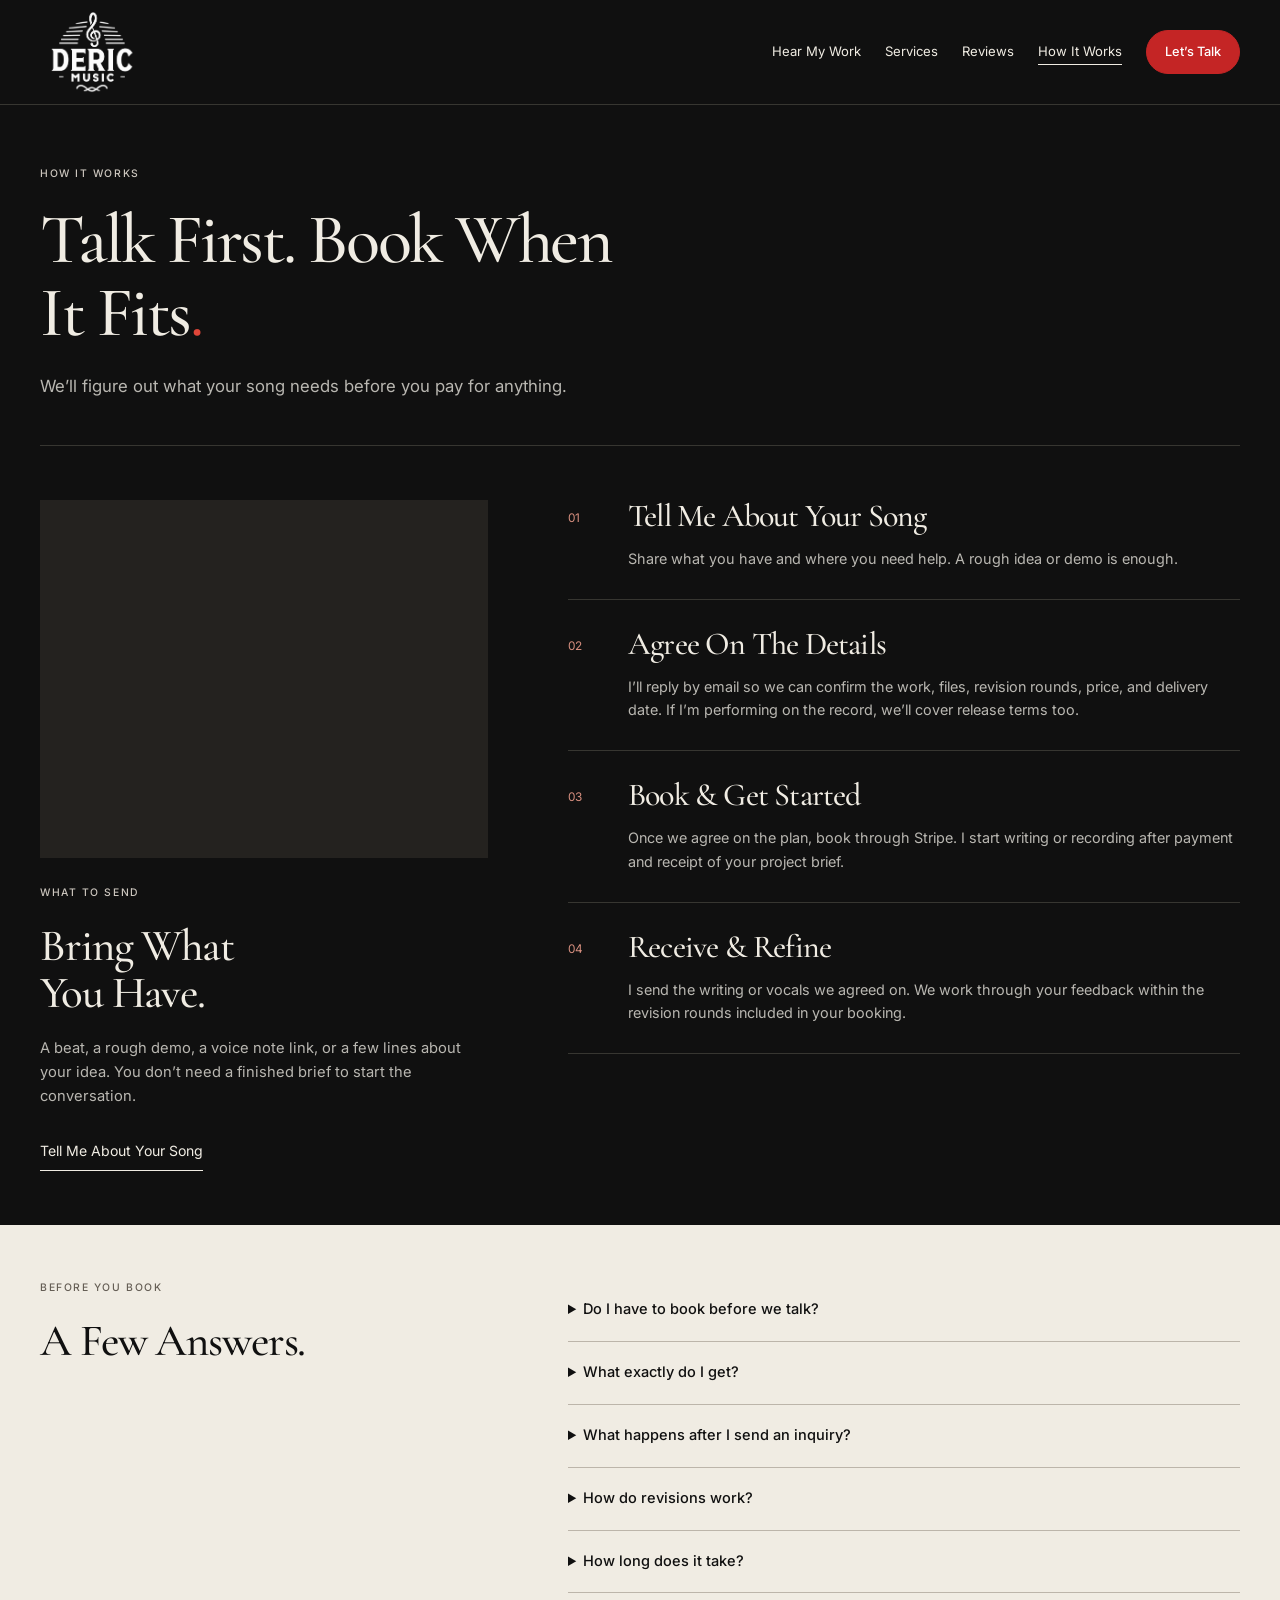
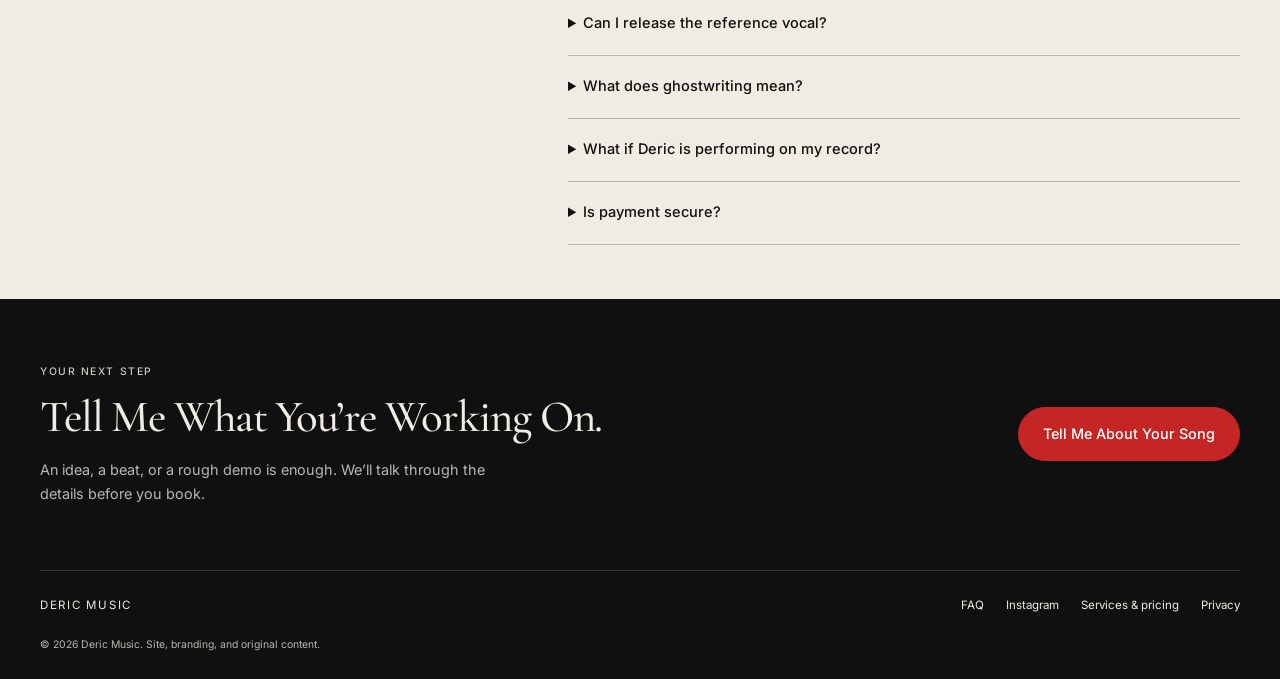
<file: how-it-works.html>
<!DOCTYPE html><html lang="en"><head><meta charset="UTF-8"><meta name="viewport" content="width=device-width, initial-scale=1"><meta name="theme-color" content="#101010"><title>How It Works | Deric Music</title><meta name="description" content="See how a Deric Music project works, from your first inquiry to booking and delivery. Get answers about reference vocals, timing, and release terms."><link rel="preconnect" href="https://fonts.googleapis.com"><link rel="preconnect" href="https://fonts.gstatic.com" crossorigin=""><link href="https://fonts.googleapis.com/css2?family=Cormorant+Garamond:wght@400;500;600&amp;family=Inter:wght@400;500;600&amp;display=swap" rel="stylesheet"><link rel="stylesheet" href="css/reset.css"><link rel="stylesheet" href="css/funnel.css?v=no-up-arrows-1"><link rel="stylesheet" href="css/draft-2.css?v=1"><script src="js/funnel.js?v=booking-details-1" defer=""></script><link rel="stylesheet" href="css/mobile-polish.css?v=1"><script src="js/audio-player.js?v=1" defer=""></script><script src="js/tracking-config.js?v=1" defer=""></script><script src="js/conversions.js?v=package-handoff-1" defer=""></script><link rel="canonical" href="https://service.dericmusic.com/how-it-works.html"><meta property="og:title" content="How It Works | Deric Music"><meta property="og:description" content="See how a Deric Music project works, from your first inquiry to booking and delivery. Get answers about reference vocals, timing, and release terms."><meta property="og:type" content="website"><meta property="og:url" content="https://service.dericmusic.com/how-it-works.html"><meta property="og:image" content="https://service.dericmusic.com/assets/images/hero-bg.jpg"><link rel="stylesheet" href="css/photo-pass.css?v=booking-details-1"></head><body class="funnel-page draft-two photo-draft"><a class="skip-link" href="#main">Skip to content</a><header class="site-header"><div class="wrap header-inner"><a class="brand" href="index.html" aria-label="Deric Music home"><img src="assets/images/deric-music-logo-transparent.png" alt="Deric Music" width="104" height="82"></a><button class="menu-toggle" type="button" aria-expanded="false" aria-controls="site-menu">Menu <span aria-hidden="true">+</span></button><nav class="site-menu" id="site-menu" aria-label="Main navigation"><a href="work.html">Hear My Work</a><a href="services.html">Services</a><a href="reviews.html">Reviews</a><a href="how-it-works.html" aria-current="page">How It Works</a><a class="button button-small" href="project.html">Let’s Talk</a></nav></div></header><main id="main"><header class="page-heading wrap"><p class="eyebrow">How it works</p><h1>Talk First. Book When It Fits<span class="red">.</span></h1><p class="page-lead">We’ll figure out what your song needs before you pay for anything.</p></header><section class="wrap process-layout"><div class="process-aside"><figure class="process-photo"><picture class="service-photo outdoor-crop"><source type="image/webp" srcset="assets/images/portraits/outdoor-480.webp 480w, assets/images/portraits/outdoor-900.webp 900w, assets/images/portraits/outdoor-1400.webp 1400w" sizes="(max-width: 650px) calc(100vw - 40px), (max-width: 1000px) 45vw, 560px"><img src="assets/images/portraits/outdoor-900.webp" alt="Deric standing outside at sunset" width="1556" height="2330" loading="lazy" decoding="async"></picture></figure><p class="eyebrow">What to send</p><h2>Bring What You Have.</h2><p>A beat, a rough demo, a voice note link, or a few lines about your idea. You don’t need a finished brief to start the conversation.</p><a class="text-link" href="project.html">Tell Me About Your Song</a></div><div><article class="process-row"><span class="process-number">01</span><div><h2>Tell Me About Your Song</h2><p>Share what you have and where you need help. A rough idea or demo is enough.</p></div></article><article class="process-row"><span class="process-number">02</span><div><h2>Agree On The Details</h2><p>I’ll reply by email so we can confirm the work, files, revision rounds, price, and delivery date. If I’m performing on the record, we’ll cover release terms too.</p></div></article><article class="process-row"><span class="process-number">03</span><div><h2>Book &amp; Get Started</h2><p>Once we agree on the plan, book through Stripe. I start writing or recording after payment and receipt of your project brief.</p></div></article><article class="process-row"><span class="process-number">04</span><div><h2>Receive &amp; Refine</h2><p>I send the writing or vocals we agreed on. We work through your feedback within the revision rounds included in your booking.</p></div></article></div></section><section class="faq-section" id="faq"><div class="wrap faq-layout"><div><p class="eyebrow">Before you book</p><h2>A Few Answers.</h2></div><div><details class="faq-row"><summary>Do I have to book before we talk?</summary><div><p>No. <a href="project.html">Send a project inquiry</a> and we’ll discuss what you need. An inquiry does not take a payment or reserve a booking.</p></div></details><details class="faq-row"><summary>What exactly do I get?</summary><div><p>Writing orders include the hook or song and a reference vocal to guide your recording. Vocal orders include my performance on your track. We confirm the file formats and any separate vocal tracks before you pay.</p></div></details><details class="faq-row"><summary>What happens after I send an inquiry?</summary><div><p>I review your idea and reply to the email you provide. We’ll talk through the project before you book. Sending an inquiry does not take a payment or reserve a slot.</p></div></details><details class="faq-row"><summary>How do revisions work?</summary><div><p>We agree on the number of revision rounds and what they cover before you book. If you need something beyond that, we’ll discuss it first.</p></div></details><details class="faq-row"><summary>How long does it take?</summary><div><p>Custom hooks and features typically take 2 business days. Full songwriting and full records take 3 to 4 business days. We confirm timing before booking; the delivery period starts once payment and the project brief are received.</p></div></details><details class="faq-row"><summary>Can I release the reference vocal?</summary><div><p>Reference vocals are there to help you hear the writing. They are not release vocals.</p></div></details><details class="faq-row"><summary>What does ghostwriting mean?</summary><div><p>You can release the song under your name. Credit is appreciated, but it is always your call.</p></div></details><details class="faq-row"><summary>What if Deric is performing on my record?</summary><div><p>Credits, splits, and release terms are agreed before work starts.</p></div></details><details class="faq-row"><summary>Is payment secure?</summary><div><p>Yes. Payments are processed securely through Stripe. Your card details never touch this site.</p></div></details></div></div></section><section class="closing wrap"><div><p class="eyebrow">Your next step</p><h2>Tell Me What You’re Working On.</h2><p>An idea, a beat, or a rough demo is enough. We’ll talk through the details before you book.</p></div><a class="button" href="project.html">Tell Me About Your Song</a></section></main><footer class="site-footer wrap"><a href="index.html">DERIC MUSIC</a><nav aria-label="Footer"><a href="how-it-works.html#faq">FAQ</a><a href="https://instagram.com/envyderic" target="_blank" rel="noopener">Instagram</a><a href="services.html">Services &amp; pricing</a><a href="privacy.html">Privacy</a><button class="tracking-settings" type="button" data-tracking-settings="" hidden="">Measurement preferences</button></nav><p>© 2026 Deric Music. Site, branding, and original content.</p></footer>












</body></html>
</file>
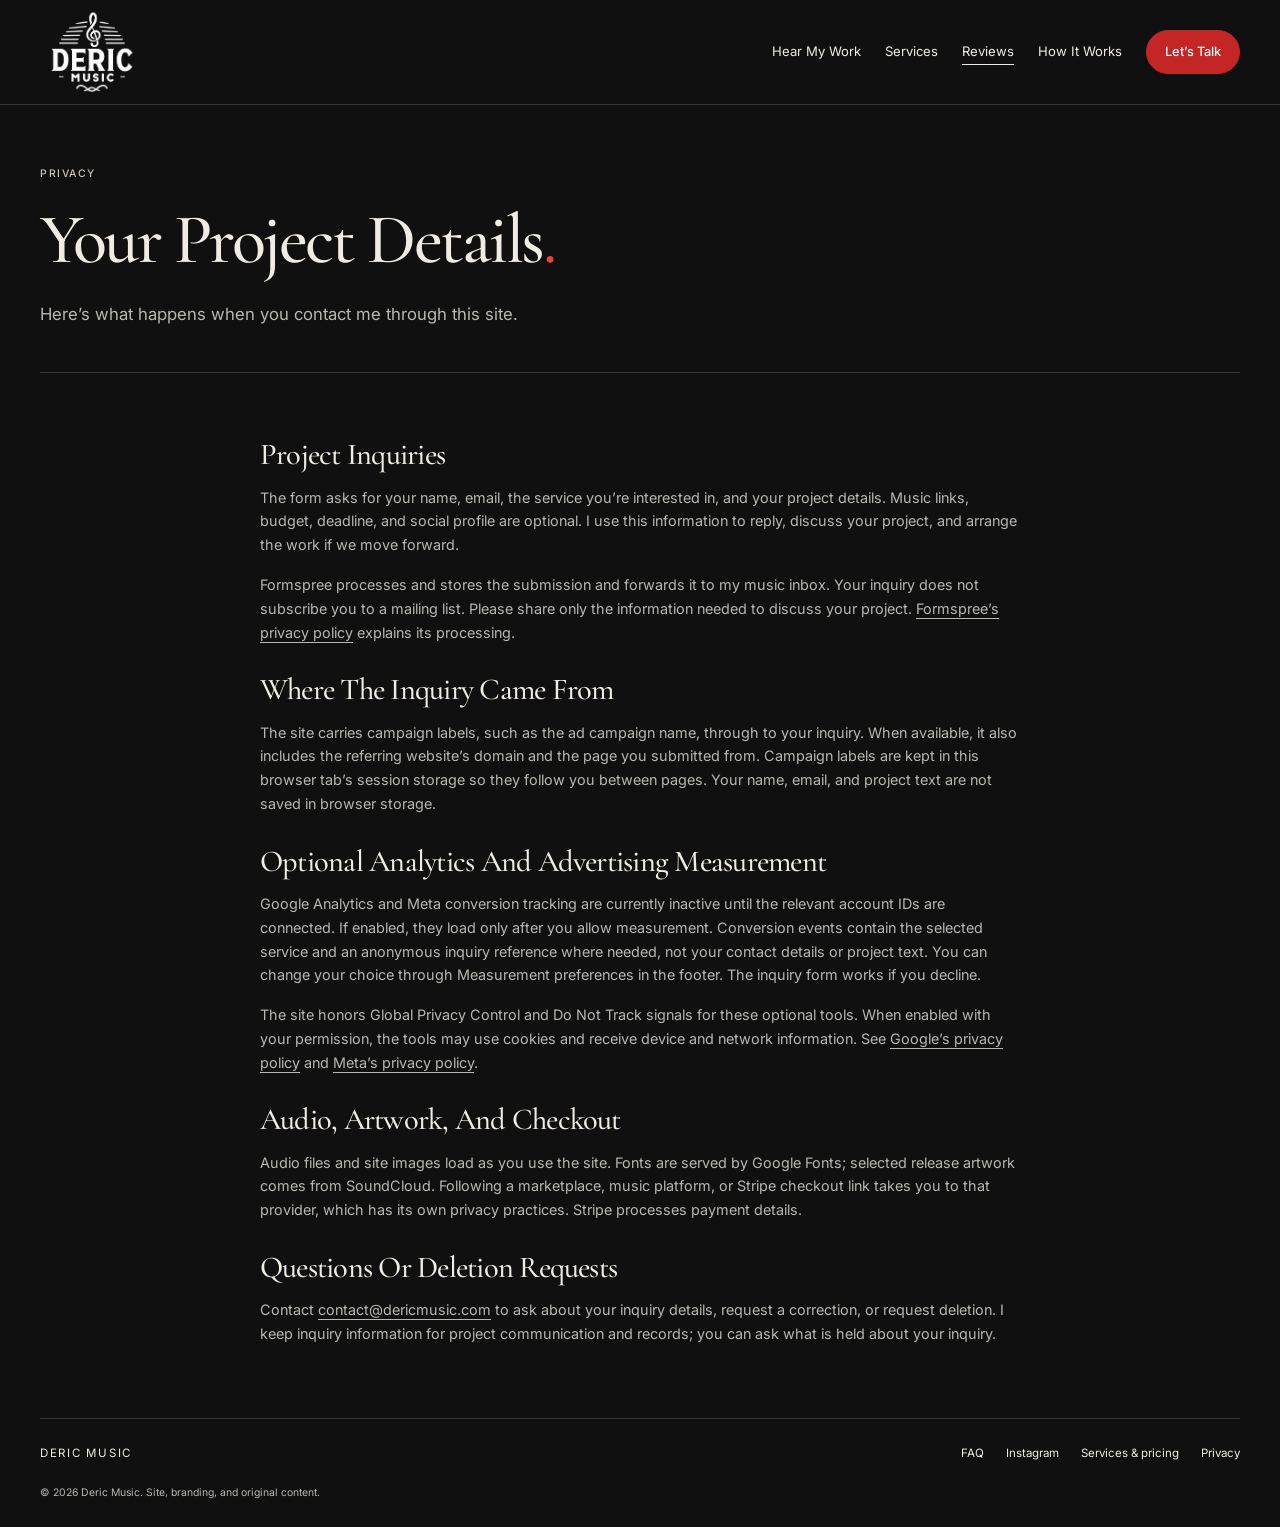
<file: privacy.html>
<!DOCTYPE html><html lang="en"><head><meta charset="UTF-8"><meta name="viewport" content="width=device-width, initial-scale=1"><meta name="theme-color" content="#101010"><title>Privacy | Deric Music</title><meta name="description" content="How Deric Music uses project inquiry details and optional measurement tools."><link rel="preconnect" href="https://fonts.googleapis.com"><link rel="preconnect" href="https://fonts.gstatic.com" crossorigin=""><link href="https://fonts.googleapis.com/css2?family=Cormorant+Garamond:wght@400;500;600&amp;family=Inter:wght@400;500;600&amp;display=swap" rel="stylesheet"><link rel="stylesheet" href="css/reset.css"><link rel="stylesheet" href="css/funnel.css?v=no-up-arrows-1"><link rel="stylesheet" href="css/draft-2.css?v=1"><script src="js/funnel.js?v=booking-details-1" defer=""></script><link rel="stylesheet" href="css/mobile-polish.css?v=1"><script src="js/audio-player.js?v=1" defer=""></script><script src="js/tracking-config.js?v=1" defer=""></script><script src="js/conversions.js?v=package-handoff-1" defer=""></script><link rel="canonical" href="https://service.dericmusic.com/privacy.html"><meta property="og:title" content="Privacy | Deric Music"><meta property="og:description" content="How Deric Music uses project inquiry details and optional measurement tools."><meta property="og:type" content="website"><meta property="og:url" content="https://service.dericmusic.com/privacy.html"><meta property="og:image" content="https://service.dericmusic.com/assets/images/hero-bg.jpg"><link rel="stylesheet" href="css/photo-pass.css?v=booking-details-1"></head><body class="funnel-page draft-two photo-draft"><a class="skip-link" href="#main">Skip to content</a><header class="site-header"><div class="wrap header-inner"><a class="brand" href="index.html" aria-label="Deric Music home"><img src="assets/images/deric-music-logo-transparent.png" alt="Deric Music" width="104" height="82"></a><button class="menu-toggle" type="button" aria-expanded="false" aria-controls="site-menu">Menu <span aria-hidden="true">+</span></button><nav class="site-menu" id="site-menu" aria-label="Main navigation"><a href="work.html">Hear My Work</a><a href="services.html">Services</a><a href="reviews.html" aria-current="page">Reviews</a><a href="how-it-works.html">How It Works</a><a class="button button-small" href="project.html">Let’s Talk</a></nav></div></header><main id="main"><header class="page-heading wrap"><p class="eyebrow">Privacy</p><h1>Your Project Details<span class="red">.</span></h1><p class="page-lead">Here’s what happens when you contact me through this site.</p></header><div class="privacy-content wrap"><h2>Project Inquiries</h2><p>The form asks for your name, email, the service you’re interested in, and your project details. Music links, budget, deadline, and social profile are optional. I use this information to reply, discuss your project, and arrange the work if we move forward.</p><p>Formspree processes and stores the submission and forwards it to my music inbox. Your inquiry does not subscribe you to a mailing list. Please share only the information needed to discuss your project. <a href="https://formspree.io/legal/privacy-policy/" target="_blank" rel="noopener">Formspree’s privacy policy</a> explains its processing.</p><h2>Where The Inquiry Came From</h2><p>The site carries campaign labels, such as the ad campaign name, through to your inquiry. When available, it also includes the referring website’s domain and the page you submitted from. Campaign labels are kept in this browser tab’s session storage so they follow you between pages. Your name, email, and project text are not saved in browser storage.</p><h2>Optional Analytics And Advertising Measurement</h2><p>Google Analytics and Meta conversion tracking are currently inactive until the relevant account IDs are connected. If enabled, they load only after you allow measurement. Conversion events contain the selected service and an anonymous inquiry reference where needed, not your contact details or project text. You can change your choice through Measurement preferences in the footer. The inquiry form works if you decline.</p><p>The site honors Global Privacy Control and Do Not Track signals for these optional tools. When enabled with your permission, the tools may use cookies and receive device and network information. See <a href="https://policies.google.com/privacy" target="_blank" rel="noopener">Google’s privacy policy</a> and <a href="https://www.facebook.com/privacy/policy/" target="_blank" rel="noopener">Meta’s privacy policy</a>.</p><h2>Audio, Artwork, And Checkout</h2><p>Audio files and site images load as you use the site. Fonts are served by Google Fonts; selected release artwork comes from SoundCloud. Following a marketplace, music platform, or Stripe checkout link takes you to that provider, which has its own privacy practices. Stripe processes payment details.</p><h2>Questions Or Deletion Requests</h2><p>Contact <a href="mailto:contact@dericmusic.com">contact@dericmusic.com</a> to ask about your inquiry details, request a correction, or request deletion. I keep inquiry information for project communication and records; you can ask what is held about your inquiry.</p></div></main><footer class="site-footer wrap"><a href="index.html">DERIC MUSIC</a><nav aria-label="Footer"><a href="how-it-works.html#faq">FAQ</a><a href="https://instagram.com/envyderic" target="_blank" rel="noopener">Instagram</a><a href="services.html">Services &amp; pricing</a><a href="privacy.html">Privacy</a><button class="tracking-settings" type="button" data-tracking-settings="" hidden="">Measurement preferences</button></nav><p>© 2026 Deric Music. Site, branding, and original content.</p></footer>











</body></html>
</file>
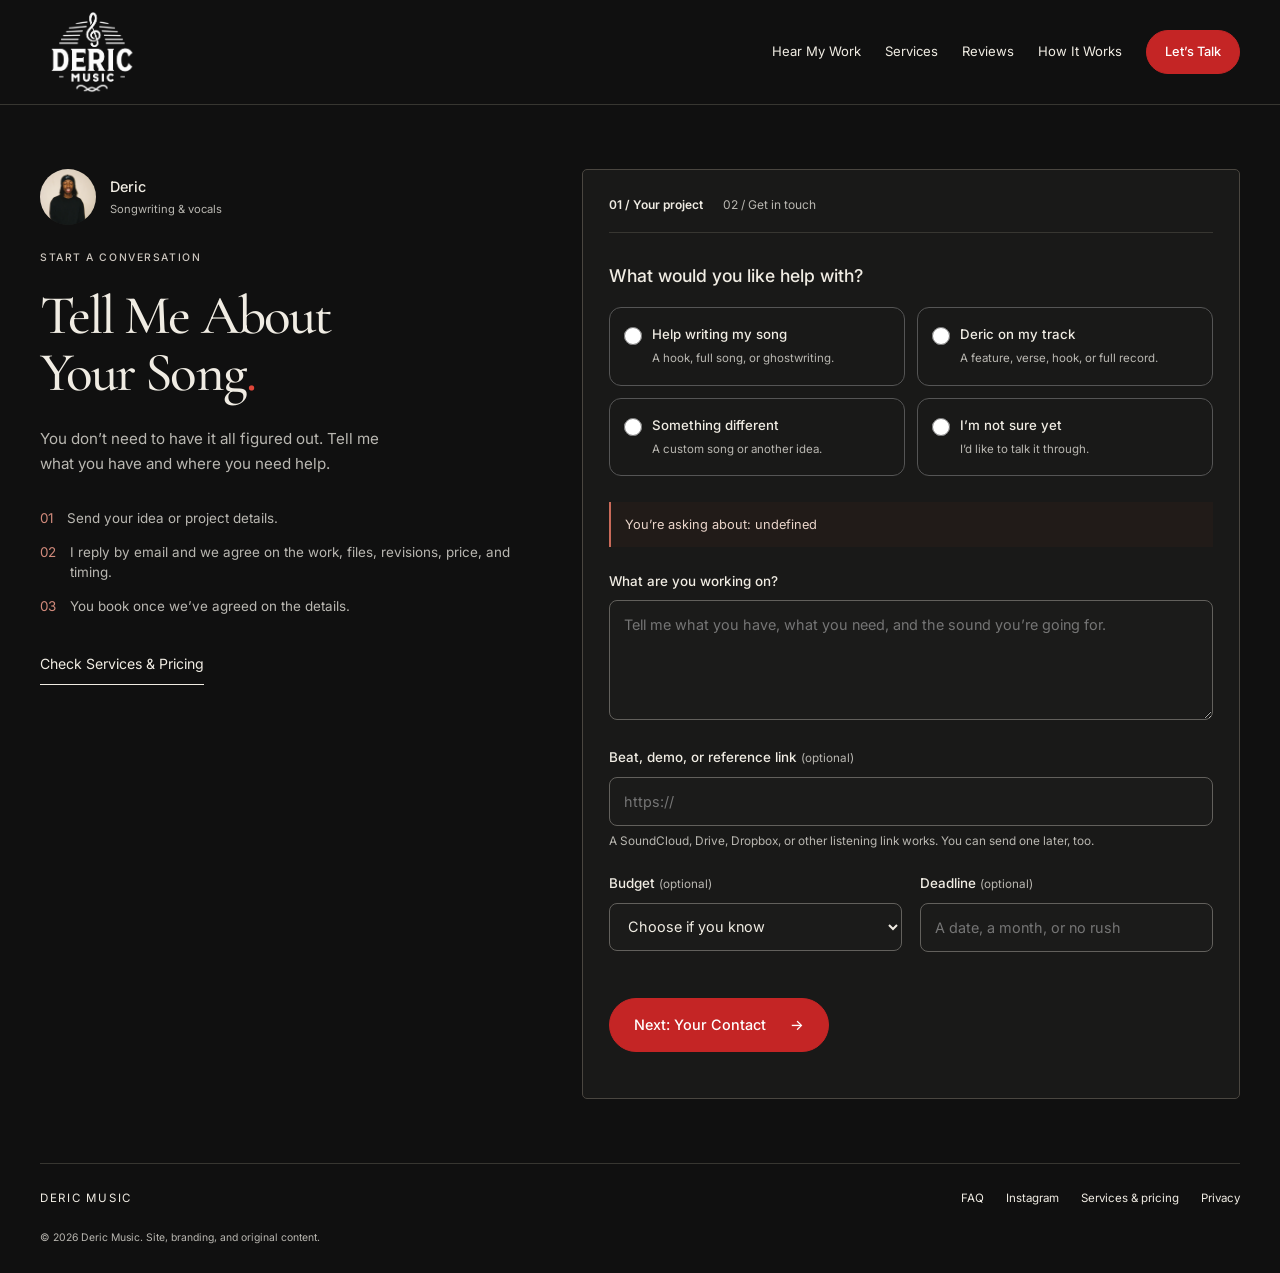
<file: project.html>
<!DOCTYPE html><html lang="en"><head><meta charset="UTF-8"><meta name="viewport" content="width=device-width, initial-scale=1"><meta name="theme-color" content="#101010"><title>Tell Me About Your Song | Deric Music</title><meta name="description" content="Tell Deric about your hook, song, feature, or custom idea. Share a demo and project details, then discuss the service before you book."><link rel="preconnect" href="https://fonts.googleapis.com"><link rel="preconnect" href="https://fonts.gstatic.com" crossorigin=""><link href="https://fonts.googleapis.com/css2?family=Cormorant+Garamond:wght@400;500;600&amp;family=Inter:wght@400;500;600&amp;display=swap" rel="stylesheet"><link rel="stylesheet" href="css/reset.css"><link rel="stylesheet" href="css/funnel.css?v=no-up-arrows-1"><link rel="stylesheet" href="css/draft-2.css?v=1"><script src="js/funnel.js?v=booking-details-1" defer=""></script><script src="js/inquiry-config.js" defer=""></script><link rel="stylesheet" href="css/mobile-polish.css?v=1"><script src="js/audio-player.js?v=1" defer=""></script><script src="js/tracking-config.js?v=1" defer=""></script><script src="js/conversions.js?v=package-handoff-1" defer=""></script><link rel="canonical" href="https://service.dericmusic.com/project.html"><meta property="og:title" content="Tell Me About Your Song | Deric Music"><meta property="og:description" content="Tell Deric about your hook, song, feature, or custom idea. Share a demo and project details, then discuss the service before you book."><meta property="og:type" content="website"><meta property="og:url" content="https://service.dericmusic.com/project.html"><meta property="og:image" content="https://service.dericmusic.com/assets/images/hero-bg.jpg"><link rel="stylesheet" href="css/photo-pass.css?v=booking-details-1"></head><body class="funnel-page draft-two photo-draft"><a class="skip-link" href="#main">Skip to content</a><header class="site-header"><div class="wrap header-inner"><a class="brand" href="index.html" aria-label="Deric Music home"><img src="assets/images/deric-music-logo-transparent.png" alt="Deric Music" width="104" height="82"></a><button class="menu-toggle" type="button" aria-expanded="false" aria-controls="site-menu">Menu <span aria-hidden="true">+</span></button><nav class="site-menu" id="site-menu" aria-label="Main navigation"><a href="work.html">Hear My Work</a><a href="services.html">Services</a><a href="reviews.html">Reviews</a><a href="how-it-works.html">How It Works</a><a class="button button-small" href="project.html" aria-current="page">Let’s Talk</a></nav></div></header><main id="main" class="wrap project-layout">
<div class="project-intro"><div class="inquiry-person"><picture class="service-photo smile-crop"><source type="image/webp" srcset="assets/images/portraits/smiling-480.webp 480w, assets/images/portraits/smiling-900.webp 900w, assets/images/portraits/smiling-1400.webp 1400w" sizes="56px"><img src="assets/images/portraits/smiling-900.webp" alt="Deric smiling in a black shirt and beanie" width="3024" height="4536" fetchpriority="high" loading="eager" decoding="async"></picture><span>Deric<small>Songwriting &amp; vocals</small></span></div><p class="eyebrow">Start a conversation</p><h1>Tell Me About Your Song<span class="red">.</span></h1><p>You don’t need to have it all figured out. Tell me what you have and where you need help.</p><ol><li>Send your idea or project details.</li><li>I reply by email and we agree on the work, files, revisions, price, and timing.</li><li>You book once we’ve agreed on the details.</li></ol><a class="text-link" href="services.html">Check Services &amp; Pricing</a></div>
<div>
<noscript><p class="preview-notice">This form needs JavaScript. You can <a href="mailto:contact@dericmusic.com">email contact@dericmusic.com</a> with your project details instead.</p></noscript>
<div id="inquiry-unavailable" class="preview-notice" hidden="">Draft preview: online inquiries aren’t connected yet. You can try the steps, but nothing will be sent or saved. For a real inquiry, <a href="mailto:contact@dericmusic.com">email Deric</a>.</div>
<form id="project-form" class="project-form" method="post">
<div class="form-progress" aria-label="Inquiry progress"><span id="progress-project" aria-current="step">01 / Your project</span><span id="progress-contact">02 / Get in touch</span></div>
<div class="honeypot" aria-hidden="true"><label>Leave this empty<input name="_gotcha" tabindex="-1" autocomplete="off"></label></div>
<fieldset id="step-project"><legend tabindex="-1">What would you like help with?</legend>
<div class="need-options">
<label class="need-option"><input type="radio" name="service" value="writing" required=""><span><strong>Help writing my song</strong><small>A hook, full song, or ghostwriting.</small></span></label>
<label class="need-option"><input type="radio" name="service" value="vocals"><span><strong>Deric on my track</strong><small>A feature, verse, hook, or full record.</small></span></label>
<label class="need-option"><input type="radio" name="service" value="custom"><span><strong>Something different</strong><small>A custom song or another idea.</small></span></label>
<label class="need-option"><input type="radio" name="service" value="unsure"><span><strong>I’m not sure yet</strong><small>I’d like to talk it through.</small></span></label>
</div><label class="field" id="package-field" hidden=""><span>Which Service? <span class="optional">(optional)</span></span><select name="package" id="package-choice" disabled=""><option value="">Help Me Choose</option></select><small>You can change this or leave it open if you’re unsure.</small></label><p class="package-summary" id="package-summary" role="status" hidden=""></p>
<label class="field"><span>What are you working on?</span><textarea name="project" required="" maxlength="3000" rows="4" placeholder="Tell me what you have, what you need, and the sound you’re going for."></textarea></label>
<label class="field"><span>Beat, demo, or reference link <span class="optional">(optional)</span></span><input name="music_link" type="url" maxlength="1000" placeholder="https://" inputmode="url"><small>A SoundCloud, Drive, Dropbox, or other listening link works. You can send one later, too.</small></label>
<div class="field-row">
<label class="field"><span>Budget <span class="optional">(optional)</span></span><select name="budget"><option value="">Choose if you know</option><option value="under_100">Under $100</option><option value="100_199">$100 to $199</option><option value="200_299">$200 to $299</option><option value="300_499">$300 to $499</option><option value="500_plus">$500+</option><option value="unsure">Not sure yet</option></select></label>
<label class="field"><span>Deadline <span class="optional">(optional)</span></span><input name="deadline" type="text" maxlength="100" placeholder="A date, a month, or no rush"></label>
</div>
<div class="form-actions"><button class="button" type="button" id="inquiry-next">Next: Your Contact <span aria-hidden="true">→</span></button></div>
</fieldset>
<fieldset id="step-contact" hidden="" disabled=""><legend tabindex="-1">Where should I get back to you?</legend><p id="inquiry-next-step" class="form-note">I’ll review your idea and reply by email. We’ll confirm what’s included before you pay.</p>
<label class="field"><span>Your name</span><input name="name" autocomplete="name" maxlength="100" required=""></label>
<label class="field"><span>Email</span><input name="email" type="email" autocomplete="email" maxlength="254" required=""><small>I’ll use this to reply about your project.</small></label>
<label class="field"><span>Instagram or artist profile <span class="optional">(optional)</span></span><input name="social" type="text" maxlength="200" placeholder="@yourname or a profile link" autocapitalize="off"></label>
<p class="form-note">I use your details to reply about your project. Formspree processes and stores your submission and emails it to my music inbox. This does not subscribe you to a mailing list. <a href="privacy.html">Privacy details</a>.</p>
<div class="form-actions"><button class="button button-secondary" type="button" id="inquiry-back">Back</button><button class="button" type="submit" id="inquiry-send">Send My Project</button></div>
<p class="form-note">Sending a message doesn’t book a service or take a payment. We’ll agree on the details before you book.</p>
</fieldset>
<p class="form-status" id="inquiry-status" role="status" aria-live="polite" tabindex="-1"></p>
</form>
<section class="success" id="inquiry-success" hidden="" tabindex="-1" aria-labelledby="success-title"><p class="eyebrow">Message received</p><h2 id="success-title">Thanks For Sending It Over.</h2><p>Your project details have been sent. I’ll review them and reply by email so we can agree on the work, price, and timing before you book.</p><p class="inquiry-reference" hidden="">Inquiry reference: <code id="inquiry-reference"></code></p><p id="inquiry-follow-up" class="form-note">Need to add something? <a id="inquiry-follow-up-link" href="mailto:contact@dericmusic.com">Email me about this inquiry</a>.</p><a class="button button-secondary" href="work.html">Hear More Of My Work</a></section>
</div></main><footer class="site-footer wrap"><a href="index.html">DERIC MUSIC</a><nav aria-label="Footer"><a href="how-it-works.html#faq">FAQ</a><a href="https://instagram.com/envyderic" target="_blank" rel="noopener">Instagram</a><a href="services.html">Services &amp; pricing</a><a href="privacy.html">Privacy</a><button class="tracking-settings" type="button" data-tracking-settings="" hidden="">Measurement preferences</button></nav><p>© 2026 Deric Music. Site, branding, and original content.</p></footer>












</body></html>
</file>
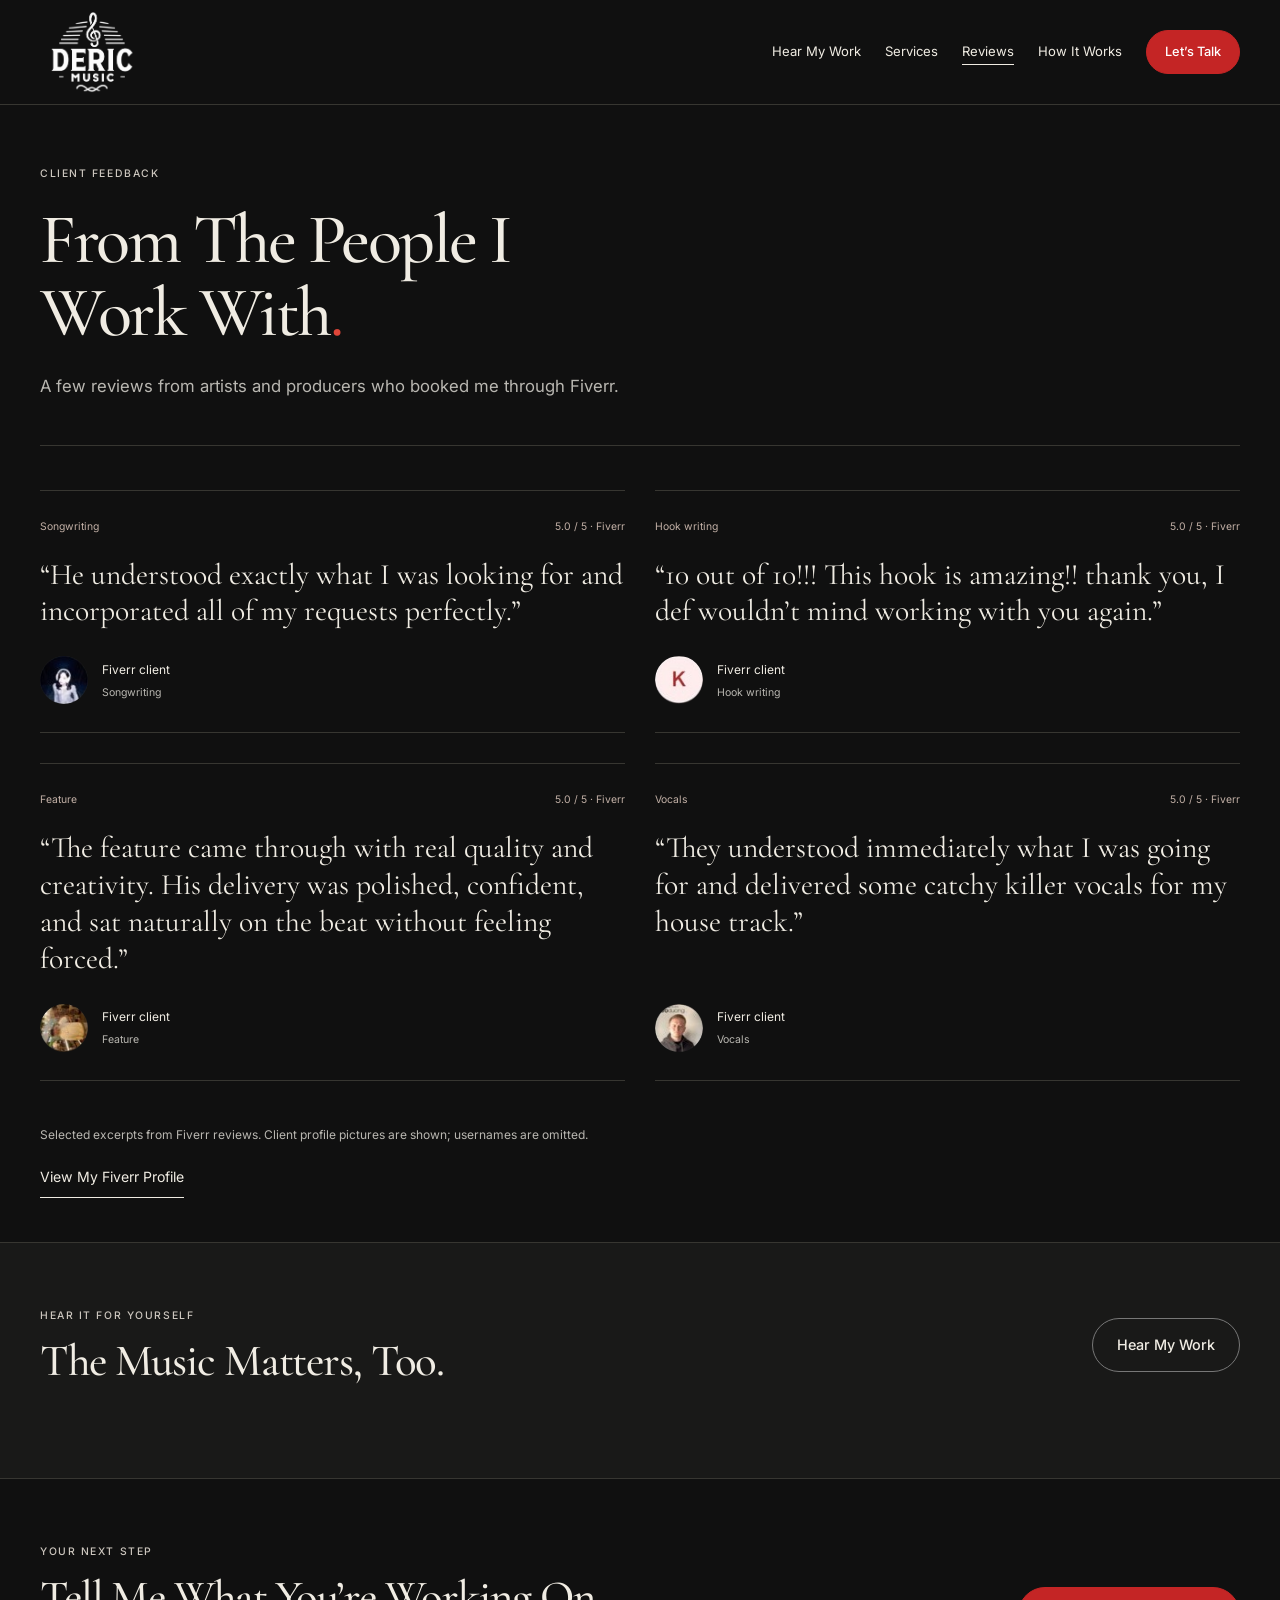
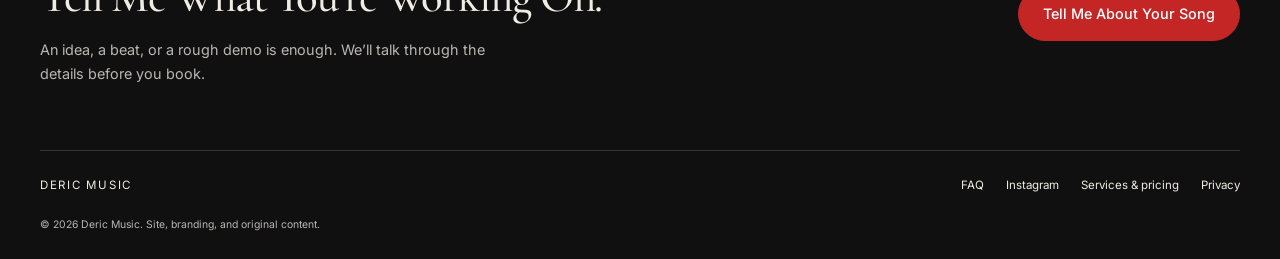
<file: reviews.html>
<!DOCTYPE html><html lang="en"><head><meta charset="UTF-8"><meta name="viewport" content="width=device-width, initial-scale=1"><meta name="theme-color" content="#101010"><title>Client Feedback | Deric Music</title><meta name="description" content="Read selected Fiverr reviews from artists and producers who worked with Deric on songwriting, hooks, features, and recorded vocals."><link rel="preconnect" href="https://fonts.googleapis.com"><link rel="preconnect" href="https://fonts.gstatic.com" crossorigin=""><link href="https://fonts.googleapis.com/css2?family=Cormorant+Garamond:wght@400;500;600&amp;family=Inter:wght@400;500;600&amp;display=swap" rel="stylesheet"><link rel="stylesheet" href="css/reset.css"><link rel="stylesheet" href="css/funnel.css?v=no-up-arrows-1"><link rel="stylesheet" href="css/draft-2.css?v=1"><script src="js/funnel.js?v=booking-details-1" defer=""></script><link rel="stylesheet" href="css/mobile-polish.css?v=1"><script src="js/audio-player.js?v=1" defer=""></script><script src="js/tracking-config.js?v=1" defer=""></script><script src="js/conversions.js?v=package-handoff-1" defer=""></script><link rel="canonical" href="https://service.dericmusic.com/reviews.html"><meta property="og:title" content="Client Feedback | Deric Music"><meta property="og:description" content="Read selected Fiverr reviews from artists and producers who worked with Deric on songwriting, hooks, features, and recorded vocals."><meta property="og:type" content="website"><meta property="og:url" content="https://service.dericmusic.com/reviews.html"><meta property="og:image" content="https://service.dericmusic.com/assets/images/hero-bg.jpg"><link rel="stylesheet" href="css/photo-pass.css?v=booking-details-1"></head><body class="funnel-page draft-two photo-draft"><a class="skip-link" href="#main">Skip to content</a><header class="site-header"><div class="wrap header-inner"><a class="brand" href="index.html" aria-label="Deric Music home"><img src="assets/images/deric-music-logo-transparent.png" alt="Deric Music" width="104" height="82"></a><button class="menu-toggle" type="button" aria-expanded="false" aria-controls="site-menu">Menu <span aria-hidden="true">+</span></button><nav class="site-menu" id="site-menu" aria-label="Main navigation"><a href="work.html">Hear My Work</a><a href="services.html">Services</a><a href="reviews.html" aria-current="page">Reviews</a><a href="how-it-works.html">How It Works</a><a class="button button-small" href="project.html">Let’s Talk</a></nav></div></header><main id="main"><header class="page-heading wrap"><p class="eyebrow">Client feedback</p><h1>From The People I Work With<span class="red">.</span></h1><p class="page-lead">A few reviews from artists and producers who booked me through Fiverr.</p></header><section class="wrap review-grid" aria-label="Selected client reviews"><figure class="review-card"><div class="review-label"><span>Songwriting</span><span>5.0 / 5 · Fiverr</span></div><blockquote>“He understood exactly what I was looking for and incorporated all of my requests perfectly.”</blockquote><figcaption><img src="assets/images/reviews/client-songwriting.jpg" alt="Fiverr client profile photo" width="48" height="48" loading="lazy"><span>Fiverr client<small>Songwriting</small></span></figcaption></figure><figure class="review-card"><div class="review-label"><span>Hook writing</span><span>5.0 / 5 · Fiverr</span></div><blockquote>“10 out of 10!!! This hook is amazing!! thank you, I def wouldn’t mind working with you again.”</blockquote><figcaption><img src="assets/images/reviews/client-hook.jpg" alt="Fiverr client profile photo" width="48" height="48" loading="lazy"><span>Fiverr client<small>Hook writing</small></span></figcaption></figure><figure class="review-card"><div class="review-label"><span>Feature</span><span>5.0 / 5 · Fiverr</span></div><blockquote>“The feature came through with real quality and creativity. His delivery was polished, confident, and sat naturally on the beat without feeling forced.”</blockquote><figcaption><img src="assets/images/reviews/client-feature.jpg" alt="Fiverr client profile photo" width="48" height="48" loading="lazy"><span>Fiverr client<small>Feature</small></span></figcaption></figure><figure class="review-card"><div class="review-label"><span>Vocals</span><span>5.0 / 5 · Fiverr</span></div><blockquote>“They understood immediately what I was going for and delivered some catchy killer vocals for my house track.”</blockquote><figcaption><img src="assets/images/reviews/client-vocals.jpg" alt="Fiverr client profile photo" width="48" height="48" loading="lazy"><span>Fiverr client<small>Vocals</small></span></figcaption></figure></section><div class="wrap review-source"><p>Selected excerpts from Fiverr reviews. Client profile pictures are shown; usernames are omitted.</p><a class="text-link" href="https://www.fiverr.com/s/5rw3zVb" target="_blank" rel="noopener">View My Fiverr Profile</a></div><section class="proof"><div class="wrap section-heading"><div><p class="eyebrow">Hear it for yourself</p><h2>The Music Matters, Too.</h2></div><a class="button button-secondary" href="work.html">Hear My Work</a></div></section><section class="closing wrap"><div><p class="eyebrow">Your next step</p><h2>Tell Me What You’re Working On.</h2><p>An idea, a beat, or a rough demo is enough. We’ll talk through the details before you book.</p></div><a class="button" href="project.html">Tell Me About Your Song</a></section></main><footer class="site-footer wrap"><a href="index.html">DERIC MUSIC</a><nav aria-label="Footer"><a href="how-it-works.html#faq">FAQ</a><a href="https://instagram.com/envyderic" target="_blank" rel="noopener">Instagram</a><a href="services.html">Services &amp; pricing</a><a href="privacy.html">Privacy</a><button class="tracking-settings" type="button" data-tracking-settings="" hidden="">Measurement preferences</button></nav><p>© 2026 Deric Music. Site, branding, and original content.</p></footer>










</body></html>
</file>
<file: css/funnel.css>
:root{--ink:#101010;--paper:#f2eee7;--muted:#b5b2ad;--red:#c42525;--line:#33312e;--font:Inter,Arial,sans-serif;--display:"Cormorant Garamond",Georgia,serif}
html{scroll-behavior:smooth;scroll-padding-top:110px}
body{background:var(--ink);color:var(--paper);font-family:var(--font);font-weight:400}
.wrap{width:min(1200px,calc(100% - 64px));margin-inline:auto}
h1,h2,h3{font-family:var(--display);font-weight:500;line-height:1.03}
h1{font-size:clamp(2.7rem,4.8vw,4.4rem);letter-spacing:-.035em;max-width:14ch}
h2{font-size:clamp(2.2rem,3.5vw,3.1rem);letter-spacing:-.025em}
h3{font-size:2rem}
p{line-height:1.65;color:var(--muted)}
a,button,input,select,textarea{-webkit-tap-highlight-color:transparent}
a:focus-visible,button:focus-visible,input:focus-visible,select:focus-visible,textarea:focus-visible,audio:focus-visible{outline:3px solid #edb26b;outline-offset:5px}
button,a,input,select,textarea{touch-action:manipulation}
button{cursor:pointer}
[hidden]{display:none!important}
.skip-link{position:absolute;left:16px;top:-100px;padding:12px 20px;background:var(--paper);color:var(--ink);z-index:50}
.skip-link:focus{top:12px}
.site-header{position:sticky;top:0;z-index:20;background:rgba(16,16,16,.97);border-bottom:1px solid var(--line)}
.header-inner{display:flex;align-items:center;justify-content:space-between;gap:24px;min-height:104px}
.brand{flex-shrink:0}.brand img{width:104px;height:82px;object-fit:contain}
.site-menu{display:flex;align-items:center;gap:28px;font-size:.82rem}
.site-menu>a:not(.button){padding-block:14px}
.site-menu>a:not(.button):hover,.text-link:hover,.ways-footer a:hover{color:#f08072}
.menu-toggle{display:none;background:none;color:var(--paper);border:1px solid #666;border-radius:24px;padding:10px 16px;min-height:44px}
.button{display:inline-flex;align-items:center;justify-content:center;gap:24px;min-height:54px;border:1px solid var(--red);border-radius:999px;padding:15px 24px;background:var(--red);color:white;font-size:.9rem;font-weight:500;text-align:center;line-height:1.4;transition:background .15s}
.button:hover{background:#a91d1d;border-color:#a91d1d}
.button-small{min-height:44px;padding:11px 18px;font-size:.8rem}
.button-secondary{background:transparent;border-color:#777;color:var(--paper)}
.button-secondary:hover{background:#252525;border-color:#aaa}
.button:disabled{opacity:.55;cursor:not-allowed}
.text-link{display:inline-flex;align-items:center;gap:14px;font-size:.88rem;line-height:1.4;padding-block:10px;border-bottom:1px solid currentColor}
.eyebrow{font-size:.65rem;letter-spacing:.15em;text-transform:uppercase;color:#ccc6be;font-weight:500;margin-bottom:22px}
.red{color:#e04639}
.intro{display:grid;grid-template-columns:1.1fr 1fr;gap:64px;align-items:center;padding-block:56px 64px}
.intro-text{font-size:1.05rem;max-width:43ch;margin-top:25px}
.actions{display:flex;align-items:center;flex-wrap:wrap;gap:18px 26px;margin-top:28px}
.small-note{font-size:.77rem;margin-top:18px}
.intro-media{position:relative;align-self:stretch;min-height:460px;background:#252525;overflow:hidden}
.intro-media>img{position:absolute;inset:0;width:100%;height:100%;object-fit:cover;object-position:34% center}
.intro-media figcaption{position:absolute;bottom:0;left:0;right:0;padding:56px 24px 22px;background:linear-gradient(transparent,rgba(0,0,0,.85));font-size:.72rem;letter-spacing:.07em;color:#fff}
.listen-band{background:var(--paper);color:var(--ink);padding-block:40px;scroll-margin-top:104px}
.listen-band .eyebrow,.listen-band p{color:#59554e}
.listen-layout{display:grid;grid-template-columns:.85fr 1.35fr;gap:64px;align-items:center}
.listen-layout h2{margin-bottom:14px}.listen-layout .eyebrow{margin-bottom:12px}
.sample{display:grid;grid-template-columns:140px 1fr;align-items:center;gap:20px;padding-block:14px;border-bottom:1px solid #ccc6bc}
.sample:last-child{border:0}.sample h3{font-size:1.65rem}.sample p{font-size:.72rem;margin-top:4px}
audio{width:100%;min-width:0;height:42px}
.ways{padding-block:72px}
.ways-grid{display:grid;grid-template-columns:1fr 1fr;gap:64px;margin-top:38px}
.way{border-top:1px solid #666;padding-top:22px}
.index-label{font-size:.68rem;letter-spacing:.13em;text-transform:uppercase;color:#d18a7b}
.way h3{margin-block:20px 15px}.way p{max-width:49ch;font-size:.94rem}.way .detail{font-size:.77rem;margin-top:14px;color:#ccc6be}
.way .text-link{margin-top:20px}
.ways-footer{font-size:.82rem;margin-top:34px}.ways-footer a{text-decoration:underline;text-underline-offset:4px;color:var(--paper)}
.proof{background:#191918;border-block:1px solid var(--line);padding-block:64px}
.proof-grid{display:grid;grid-template-columns:1fr 1fr;gap:80px}
.proof-story h2{max-width:15ch}.proof-story>p:not(.eyebrow){max-width:44ch;margin-top:22px;font-size:.94rem}
.release{display:flex;align-items:center;gap:18px;margin-top:28px}
.release img{width:80px;height:80px;object-fit:cover}
.release strong{font-size:.9rem;font-weight:500}.release small{display:block;margin-top:6px;font-size:.75rem;color:var(--muted)}
.client-quote{padding-bottom:26px;margin-bottom:26px;border-bottom:1px solid var(--line)}
.client-quote blockquote{font-family:var(--display);font-size:1.7rem;line-height:1.2}
.client-quote figcaption{display:flex;align-items:center;gap:12px;margin-top:20px;font-size:.76rem}
.client-quote img{width:44px;height:44px;border-radius:50%;object-fit:cover}
.client-quote small{display:block;color:var(--muted);margin-top:4px;font-size:.68rem}
.closing{padding-block:64px;display:flex;align-items:center;justify-content:space-between;gap:48px}
.closing .eyebrow{margin-bottom:14px}.closing p:not(.eyebrow){max-width:50ch;margin-top:18px;font-size:.9rem}
.closing .button{flex-shrink:0}
.site-footer{border-top:1px solid var(--line);padding-block:26px;display:flex;gap:22px;align-items:center;justify-content:space-between;flex-wrap:wrap;font-size:.72rem}
.site-footer>a{letter-spacing:.15em}.site-footer nav{display:flex;gap:22px}.site-footer p{font-size:.65rem;width:100%}
.project-layout{display:grid;grid-template-columns:.8fr 1.2fr;gap:80px;padding-block:64px}
.project-intro{align-self:start;position:sticky;top:150px}
.project-intro h1{font-size:clamp(2.8rem,4.3vw,3.8rem);max-width:11ch}
.project-intro>p:not(.eyebrow){font-size:.95rem;margin-top:24px;max-width:36ch}
.project-intro ol{margin-top:32px;display:grid;gap:14px;counter-reset:steps}
.project-intro li{counter-increment:steps;font-size:.84rem;color:var(--muted);display:flex;gap:14px}
.project-intro li:before{content:"0" counter(steps);color:#d18a7b}
.project-intro .text-link{margin-top:28px}
.project-form{min-width:0}
.form-progress{display:flex;gap:20px;margin-bottom:30px;padding-bottom:18px;border-bottom:1px solid var(--line);font-size:.75rem;color:var(--muted)}
.form-progress [aria-current="step"]{color:var(--paper);font-weight:600}
fieldset{border:0;min-width:0}legend{font-size:1.1rem;font-weight:500;margin-bottom:18px}
.need-options{display:grid;grid-template-columns:1fr 1fr;gap:12px;margin-bottom:26px}
.need-option{position:relative;border:1px solid #555;border-radius:12px;padding:17px 14px;cursor:pointer;display:flex;gap:10px;align-items:flex-start}
.need-option:has(input:checked){border-color:#e05d4e;background:#271815}
.need-option input{accent-color:var(--red);width:18px;height:18px;margin-top:2px;flex-shrink:0}
.need-option strong{display:block;font-size:.83rem;font-weight:500}.need-option small{display:block;font-size:.72rem;color:var(--muted);margin-top:5px;line-height:1.5}
.field{display:block;margin-bottom:22px;font-size:.84rem;font-weight:500}
.field>span{display:block;margin-bottom:9px}.optional{font-size:.73rem;font-weight:400;color:var(--muted)}
.field input,.field textarea,.field select{width:100%;padding:13px 14px;min-height:48px;border:1px solid #62605c;border-radius:8px;color:var(--paper);background:#1b1b1a;font-size:.9rem;font-weight:400}
.field textarea{resize:vertical;min-height:120px}.field small{display:block;font-size:.74rem;color:var(--muted);font-weight:400;margin-top:7px;line-height:1.5}
.field-row{display:grid;grid-template-columns:1fr 1fr;gap:18px}
.field select{color-scheme:dark}
.form-actions{display:flex;align-items:center;gap:15px;margin-top:24px;flex-wrap:wrap}
.form-note{font-size:.75rem;margin-top:18px;line-height:1.6}
.form-note a{text-decoration:underline}
.preview-notice{padding:16px 18px;margin-bottom:26px;border-left:3px solid #edb26b;background:#29241b;color:#f2dfb5;font-size:.82rem;line-height:1.6}
.form-status{font-size:.84rem;margin-top:20px;color:#f3bc8a;line-height:1.6}
.success{padding:32px;border:1px solid #646c56;border-radius:12px}
.success h2{margin-bottom:18px}.success .button{margin-top:26px}
.honeypot{position:absolute;left:-10000px;width:1px;height:1px;overflow:hidden}
@media(min-width:901px){.menu-toggle{display:none!important}}
@media(max-width:1050px){.site-menu{gap:18px;font-size:.76rem}.intro{gap:34px}.listen-layout{gap:34px}.sample{grid-template-columns:100px 1fr}.project-layout{gap:40px}.proof-grid{gap:48px}}
@media(max-width:900px){
.header-inner{min-height:88px}.brand img{width:88px;height:70px}.menu-toggle{display:inline-flex;gap:14px;align-items:center}
.site-menu{display:none;position:absolute;top:calc(100% + 8px);right:24px;width:min(320px,calc(100vw - 48px));padding:18px;background:#191918;border:1px solid #555;border-radius:12px;box-shadow:0 12px 40px #0008}
.site-menu.is-open{display:flex;flex-direction:column;align-items:stretch;gap:6px}.site-menu>a:not(.button){padding:12px}.site-menu .button{margin-top:8px}
.intro{gap:28px}.intro-media{min-height:420px}.intro h1{font-size:3.2rem}
.listen-layout{grid-template-columns:1fr;gap:20px}.sample{grid-template-columns:1fr 2fr}
.project-layout{grid-template-columns:1fr;gap:36px;padding-block:40px}.project-intro{position:static}.project-intro h1{max-width:17ch}.project-intro>p:not(.eyebrow){max-width:55ch}.project-intro ol{display:none}.project-intro .text-link{margin-top:16px}
}
@media(max-width:650px){
.wrap{width:calc(100% - 40px)}html{scroll-padding-top:90px}
.intro{grid-template-columns:1fr;padding-block:30px 36px;gap:28px}.intro h1{font-size:clamp(2.55rem,10.8vw,3.6rem);max-width:16ch}.intro h1 br{display:none}.eyebrow{font-size:.61rem;margin-bottom:18px}
.intro-text{font-size:.95rem;margin-top:19px}.actions{margin-top:24px;gap:12px 20px}.button{font-size:.83rem;padding:14px 20px;gap:16px}
.small-note{font-size:.72rem}.intro-media{min-height:0;aspect-ratio:1.5}.intro-media>img{object-position:center}.intro-media figcaption{font-size:.65rem;padding:40px 18px 16px}
.listen-band{padding-block:30px}.sample{grid-template-columns:1fr;gap:10px;padding-block:18px}.sample>div{display:flex;justify-content:space-between;gap:12px;align-items:baseline}.sample h3{font-size:1.65rem}.sample p{margin:0}
.ways{padding-block:42px}.ways-grid{grid-template-columns:1fr;gap:30px;margin-top:26px}.way h3{font-size:1.95rem}.ways-footer{font-size:.78rem}
.proof{padding-block:42px}.proof-grid{grid-template-columns:1fr;gap:36px}.proof-story h2{max-width:18ch}.client-quote blockquote{font-size:1.6rem}
.closing{padding-block:42px;flex-direction:column;align-items:flex-start;gap:24px}
.site-footer{gap:18px}.site-footer nav{flex-wrap:wrap;gap:14px 18px}
.need-options{grid-template-columns:1fr}.need-option{padding:14px}.field-row{grid-template-columns:1fr;gap:0}.field input,.field textarea,.field select{font-size:16px}.project-layout{padding-block:32px}
.success{padding:24px}.form-progress{gap:18px}
}
@media(prefers-reduced-motion:reduce){html{scroll-behavior:auto}*{transition:none!important}}
</file>
<file: css/draft-2.css>
/* Draft 02: shared layouts for the complete service-site journey. */
:root{--paper:#f0ece3;--muted:#b9b7b1;--line:#373631}
body{overflow-wrap:break-word}
.site-header{background:#101010}
.site-menu{gap:24px}
.site-menu [aria-current=page]{text-decoration:underline;text-underline-offset:8px}
.site-menu .button[aria-current=page]{text-decoration:none}
.intro{grid-template-columns:1.05fr 1fr;gap:56px;padding-block:48px}
.intro h1{font-size:clamp(3rem,4.8vw,4.6rem);max-width:15ch}
.intro-media{min-height:500px}
.intro-media figcaption{background:#101010e6;padding:16px 20px}
.route-strip{display:grid;grid-template-columns:repeat(3,1fr);border-top:1px solid var(--line);padding-block:22px;margin-bottom:24px;gap:24px}
.route-strip p{font-size:.78rem}.route-strip span{color:#e39c90;margin-right:16px;font-size:.65rem}
.proof-story>.text-link{margin-top:18px}
.page-heading{padding-block:60px 44px;border-bottom:1px solid var(--line)}
.page-heading h1{font-size:clamp(3rem,5.5vw,5.1rem);max-width:18ch}
.page-lead{max-width:56ch;margin-top:24px;font-size:1.05rem}
.section-jumps{display:flex;gap:12px;flex-wrap:wrap;margin-top:28px}
.section-jumps a{border:1px solid #77756d;border-radius:100px;padding:12px 18px;font-size:.78rem;min-height:44px;display:flex;align-items:center}
.section-jumps a:hover{border-color:var(--paper);background:#252421}
.service-lane{padding-block:56px;scroll-margin-top:110px}
.service-lane+.service-lane{border-top:1px solid var(--line)}
.lane-heading{max-width:670px;margin-bottom:30px}.lane-heading .eyebrow{margin-bottom:14px}.lane-heading>p:last-child{margin-top:18px}
.service-grid{display:grid;grid-template-columns:1fr 1fr;gap:24px}
.service-card{padding:30px;border:1px solid #524d46;background:#181817;display:flex;flex-direction:column;align-items:flex-start;min-width:0;border-radius:5px}
.service-top{display:flex;justify-content:space-between;align-items:center;gap:16px;width:100%;margin-bottom:28px}
.service-top .eyebrow{font-size:.59rem;margin:0;line-height:1.5}
.service-price{font-family:var(--display);font-size:2.5rem;line-height:1;white-space:nowrap}
.service-card h3{font-size:2.4rem;margin-bottom:16px}.service-card>p{font-size:.88rem}
.service-card ul{list-style:disc;padding-left:18px;margin-block:24px;color:var(--muted);font-size:.86rem;line-height:1.65}
.service-card li{padding-bottom:7px}.service-card .service-timing{font-size:.72rem;margin-top:auto;margin-bottom:24px;color:#d3b4aa}
.service-card>.button{width:100%}
.booking-details{width:100%;margin-top:20px;font-size:.75rem;border-top:1px solid var(--line);padding-top:18px}
summary{cursor:pointer;min-height:44px;padding-block:12px;line-height:1.5}
summary:focus-visible{outline:3px solid #edb26b;outline-offset:4px}
.booking-details summary{color:#cecbc5}.booking-details p{font-size:.76rem;padding:6px 0}.booking-details .text-link{font-size:.75rem}
.plain-note{border-left:2px solid #bf5c4e;padding:4px 0 4px 20px;margin-top:28px;max-width:800px}
.plain-note strong{font-size:.85rem;font-weight:500}.plain-note p{font-size:.82rem;margin-top:8px}
.custom-request{display:flex;gap:40px;justify-content:space-between;align-items:center;padding-block:40px;border-top:1px solid var(--line)}
.custom-request p:not(.eyebrow){max-width:53ch;margin-top:16px}.custom-request .button{flex-shrink:0}
.marketplace{padding-block:30px;border-block:1px solid var(--line)}
.marketplace p{font-size:.8rem}.marketplace>div{display:flex;gap:22px;flex-wrap:wrap;margin-top:12px}.marketplace a{font-size:.85rem;text-decoration:underline;text-underline-offset:5px;padding-block:10px}
.music-sheet{padding-block:32px 40px;background:var(--paper);color:var(--ink)}
.audio-track{display:grid;grid-template-columns:40px 1fr 1.2fr;gap:24px;align-items:center;padding-block:26px;border-bottom:1px solid #c9c3b8}
.audio-track:last-of-type{margin-bottom:18px}.audio-track h2{font-size:2rem}.audio-track p{font-size:.75rem;color:#5e5952;margin-top:7px}.track-number{font-size:.7rem;color:#696158}
.credits-section{padding-block:60px;scroll-margin-top:110px}
.section-heading{display:flex;justify-content:space-between;align-items:center;gap:40px;margin-bottom:30px}.section-heading .eyebrow{margin-bottom:14px}.section-heading>p{font-size:.9rem}
.credit-grid{display:grid;grid-template-columns:repeat(3,1fr);gap:24px}
.credit-track{display:block;border-bottom:1px solid var(--line);padding-bottom:24px;min-width:0}
.credit-track>img{width:100%;height:auto;aspect-ratio:1;object-fit:cover;background:#282724}
.credit-track>div{padding-top:22px}.credit-track .eyebrow{display:block;font-size:.6rem;margin-bottom:12px}.credit-track h3{font-size:1.9rem}.credit-track p{font-size:.72rem;margin-top:12px}
.credit-track:hover h3{color:#efa298}
.review-grid{display:grid;grid-template-columns:1fr 1fr;gap:30px;padding-block:44px}
.review-card{padding:28px 0;border-block:1px solid var(--line);display:flex;flex-direction:column;margin:0}
.review-label{display:flex;justify-content:space-between;gap:16px;color:#c2b0a6;font-size:.65rem;margin-bottom:22px}
.review-card blockquote{font-family:var(--display);font-size:1.85rem;line-height:1.25;flex:1}
.review-card figcaption{display:flex;align-items:center;gap:14px;margin-top:26px;font-size:.75rem}.review-card img{width:48px;height:48px;border-radius:50%;object-fit:cover}.review-card small{display:block;font-size:.66rem;color:var(--muted);margin-top:6px}
.proof .review-card{padding-block:20px;margin-bottom:22px}.proof .review-card blockquote{font-size:1.55rem}.proof .review-card .review-label{margin-bottom:14px}
.review-source{padding-bottom:44px}.review-source p{font-size:.75rem}.review-source .text-link{margin-top:12px}
.process-layout{display:grid;grid-template-columns:.8fr 1.2fr;gap:80px;padding-block:54px}
.process-aside{align-self:start;position:sticky;top:140px}.process-aside h2{max-width:10ch}.process-aside p:not(.eyebrow){margin-top:20px;font-size:.92rem}.process-aside .text-link{margin-top:22px}
.process-row{display:grid;grid-template-columns:40px 1fr;gap:20px;padding-bottom:28px;margin-bottom:28px;border-bottom:1px solid var(--line)}
.process-number{font-size:.74rem;color:#d78f7f;padding-top:10px}.process-row h2{font-size:2rem}.process-row p{font-size:.9rem;margin-top:14px}
.faq-section{background:var(--paper);color:var(--ink);padding-block:54px;scroll-margin-top:100px}
.faq-section .eyebrow{color:#655e55}.faq-layout{display:grid;grid-template-columns:.8fr 1.2fr;gap:80px}
.faq-row{border-bottom:1px solid #bcb5aa}.faq-row summary{padding-block:20px;font-size:.91rem;font-weight:500}.faq-row>div{padding:0 0 24px}.faq-row p{color:#4e4941;font-size:.88rem}.faq-row a{text-decoration:underline;text-underline-offset:4px}
.draft-note{padding-top:8px}.draft-note a{text-decoration:underline;text-underline-offset:3px}
.project-form{padding:26px;background:#191918;border:1px solid #4a4640;border-radius:5px}
.project-layout{grid-template-columns:.85fr 1.15fr;gap:56px}
.project-intro h1{max-width:13ch}
@media(max-width:1050px){.site-menu{gap:17px}.intro{gap:30px}.intro h1{font-size:3.5rem}.process-layout,.faq-layout{gap:40px}.service-card{padding:24px}.service-top{align-items:flex-start}}
@media(max-width:900px){.intro{grid-template-columns:1fr 1fr}.intro h1{font-size:3rem}.intro-media{min-height:440px}.project-layout{grid-template-columns:1fr;gap:30px}.service-card h3{font-size:2.1rem}.service-top{flex-direction:column;gap:16px}.custom-request{flex-direction:column;align-items:flex-start}.process-layout{grid-template-columns:1fr;gap:40px}.process-aside{position:static;max-width:650px}.process-aside h2{max-width:none}.credit-grid{gap:18px}.credit-track h3{font-size:1.6rem}.section-heading{align-items:flex-start}}
@media(max-width:650px){
 .intro{grid-template-columns:1fr;padding-block:28px 30px;gap:26px}.intro h1{font-size:clamp(2.5rem,10.8vw,3.6rem)}.intro-media{min-height:0;aspect-ratio:1.35}.intro-media>img{object-position:38% 40%}.intro-media figcaption{padding:12px 16px;font-size:.61rem}
 .route-strip{gap:12px;padding-block:18px;margin-bottom:10px}.route-strip p{font-size:.65rem;line-height:1.5}.route-strip span{display:block;margin-bottom:6px;font-size:.58rem}
 .page-heading{padding-block:32px}.page-heading h1{font-size:clamp(2.6rem,11.2vw,3.5rem)}.page-lead{font-size:.94rem;margin-top:20px}.section-jumps{gap:10px;margin-top:22px}.section-jumps a{font-size:.7rem;padding:10px 14px}
 .service-lane{padding-block:34px;scroll-margin-top:90px}.lane-heading h2{font-size:2.15rem}.lane-heading>p:last-child{font-size:.9rem}.service-grid{grid-template-columns:1fr;gap:20px}.service-card{padding:24px 20px}.service-top{flex-direction:row;align-items:center;margin-bottom:22px}.service-top .eyebrow{max-width:18ch}.service-card h3{font-size:2.2rem}.service-price{font-size:2.3rem}.plain-note{padding-left:16px}.custom-request{padding-block:32px;gap:24px}.custom-request p:not(.eyebrow){font-size:.9rem}
 .music-sheet{padding-block:8px 26px}.audio-track{grid-template-columns:22px 1fr;gap:12px;padding-block:24px}.audio-track h2{font-size:1.85rem}.audio-track audio{grid-column:1 / -1;height:46px}.audio-track p{margin-top:4px}.track-number{align-self:start;padding-top:8px}
 .credits-section{padding-block:36px}.section-heading{flex-direction:column;gap:18px}.section-heading>p{font-size:.87rem}.credit-grid{grid-template-columns:1fr;gap:24px}.credit-track{display:grid;grid-template-columns:100px 1fr;gap:20px;padding-bottom:24px;align-items:center}.credit-track>div{padding:0}.credit-track h3{font-size:1.6rem}.credit-track .eyebrow{font-size:.56rem;line-height:1.5;margin-bottom:10px}.credit-track p{font-size:.65rem;line-height:1.5}
 .review-grid{grid-template-columns:1fr;gap:24px;padding-block:30px}.review-card{padding-block:24px}.review-card blockquote{font-size:1.65rem}.review-source{padding-bottom:32px}
 .process-layout{padding-block:34px;gap:30px}.process-row{grid-template-columns:28px 1fr;gap:14px}.process-row h2{font-size:1.8rem}.process-row p{font-size:.87rem}.faq-section{padding-block:34px}.faq-layout{grid-template-columns:1fr;gap:20px}.faq-row summary{font-size:.9rem;padding-block:18px}
 .project-form{padding:20px 16px}.project-layout{gap:28px}.form-progress{gap:12px;font-size:.68rem}.project-intro h1{font-size:2.75rem}.project-intro ol{display:grid}.project-intro li{font-size:.77rem}.closing h2{font-size:2.2rem}
}
@media(max-width:360px){.wrap{width:calc(100% - 32px)}.button{gap:10px;padding-inline:15px}.review-label{font-size:.6rem}.credit-track{grid-template-columns:80px 1fr;gap:14px}}
</file>
<file: css/mobile-polish.css>
.visually-hidden{position:absolute!important;width:1px;height:1px;padding:0;margin:-1px;overflow:hidden;clip:rect(0,0,0,0);white-space:nowrap;border:0}
.music-player{display:grid;grid-template-columns:48px minmax(0,1fr);gap:15px;align-items:center;min-width:0;color:#151513}
.music-play{width:48px;height:48px;display:grid;place-items:center;background:#b92222;color:white;border:0;border-radius:50%;flex-shrink:0;transition:background .15s}
.music-play:hover{background:#921c1c}.music-play:disabled{opacity:.65;cursor:wait}.music-play img{filter:invert(1);width:22px;height:22px}
.music-timeline{min-width:0}.music-seek{display:block;width:100%;height:28px;margin:0;background:transparent;accent-color:#b92222;cursor:pointer}.music-seek:disabled{cursor:default;opacity:.55}
.music-times{display:flex;justify-content:space-between;gap:12px;font-size:.62rem;font-variant-numeric:tabular-nums;color:#5d574e}
.music-status{grid-column:1/-1;font-size:.72rem;color:#5b443b;line-height:1.5}.music-status:empty{display:none}.music-status a{text-decoration:underline;text-underline-offset:3px}
.sample{grid-template-columns:130px minmax(0,1fr)}
.audio-track{grid-template-columns:40px minmax(0,1fr) minmax(0,1.2fr)}
.intro h1{max-width:13ch}.intro-text{max-width:36ch}
.page-heading h1,.service-card h3,.project-intro h1{overflow-wrap:normal;word-break:normal;hyphens:none}
.need-option:focus-within{outline:2px solid #edb26b;outline-offset:3px}
.tracking-settings{background:none;border:0;color:inherit;text-decoration:underline;text-underline-offset:3px;font-size:inherit;padding:10px 0;min-height:44px}
.privacy-content{max-width:760px;padding-block:36px 56px}.privacy-content h2{font-size:1.9rem;margin-block:30px 15px}.privacy-content p{font-size:.9rem;margin-bottom:16px}.privacy-content a{text-decoration:underline;text-underline-offset:4px}
.tracking-dialog{width:min(460px,calc(100vw - 32px));margin:auto;background:#181817;border:1px solid #686259;border-radius:12px;padding:26px;color:#f0ece3;max-height:calc(100svh - 40px);overflow:auto}
.tracking-dialog::backdrop{background:#0009}.tracking-dialog h2{font-size:1.8rem}.tracking-dialog p{font-size:.84rem;margin-top:16px}.tracking-dialog .form-actions{gap:12px}.tracking-dialog .button{font-size:.78rem;min-height:44px;padding:12px 16px}.tracking-dialog a{text-decoration:underline;text-underline-offset:3px}
@media(max-width:900px){.sample{grid-template-columns:1fr}.audio-track{grid-template-columns:28px 1fr}.audio-track .music-player{grid-column:1/-1}.site-menu a{font-size:.9rem}.site-menu.is-open{max-height:calc(100svh - 110px);overflow:auto}}
@media(max-width:650px){
 .header-inner{min-height:76px;gap:16px}.brand img{width:82px;height:66px}.menu-toggle{font-size:.82rem;min-height:44px;padding:10px 14px}.site-menu{right:20px;top:calc(100% + 6px)}
 .intro.wrap{width:100%;position:relative;display:flex;min-height:570px;padding:0;isolation:isolate;background:#101010}
 .intro-media{position:absolute;inset:0;aspect-ratio:auto;min-height:0;margin:0;z-index:-1}.intro-media>img{object-position:34% 30%;height:100%;opacity:.78}
 .intro-media::after{content:"";position:absolute;inset:0;background:linear-gradient(180deg,#10101008 0%,#10101030 18%,#101010d9 45%,#101010 100%)}.intro-media figcaption{display:none}
 .intro-copy{width:100%;padding:146px 22px 30px;align-self:flex-end}.intro-copy .eyebrow{font-size:.57rem;letter-spacing:.12em;margin-bottom:16px;color:#eee5db}
 .intro h1{font-size:clamp(2.55rem,10.5vw,3.2rem);line-height:1.02;letter-spacing:-.025em;max-width:13ch}.intro h1 br{display:initial}
 .intro-text{font-size:.88rem;line-height:1.5;margin-top:18px;color:#d8d3cb;max-width:34ch}.intro .actions{margin-top:22px;gap:14px;align-items:stretch;flex-direction:column}.intro .button{width:100%;font-size:.88rem;min-height:52px;justify-content:space-between;padding-inline:22px}.intro .text-link{border:0;align-self:flex-start;padding-block:8px;font-size:.8rem}.intro .small-note{font-size:.67rem;line-height:1.5;margin-top:12px;max-width:40ch}
 .route-strip{padding-block:17px;margin-bottom:0}.route-strip p{font-size:.62rem}.route-strip span{margin-bottom:4px}.listen-band{padding-block:28px}.listen-layout{gap:14px}.listen-layout h2{font-size:2.2rem}.listen-layout .text-link{font-size:.78rem;gap:10px}
 .sample{padding-block:20px;gap:13px}.sample h3{font-size:1.65rem}.sample>div:first-child{display:flex;justify-content:space-between;align-items:baseline;gap:10px}.sample p{font-size:.65rem}.music-player{gap:13px}.sample .music-player{display:grid}.music-play{width:46px;height:46px}.music-times{font-size:.6rem}
 .ways{padding-block:32px}.ways .section-heading{gap:12px;margin-bottom:24px}.ways .section-heading .eyebrow{margin-bottom:0}.ways-grid{margin-top:0;gap:28px}.way h3{margin-block:16px 12px;font-size:1.85rem}.way p{font-size:.86rem}.way .detail{font-size:.72rem}.way .text-link{font-size:.78rem;margin-top:14px}
 .proof{padding-block:32px}.proof-grid{gap:28px}.proof-story h2{font-size:2.15rem}.proof-story>p:not(.eyebrow){font-size:.86rem}.review-card blockquote{font-size:1.5rem}.proof .review-card blockquote{font-size:1.45rem}.proof-story .text-link{font-size:.78rem}
 .page-heading{padding-block:28px}.page-heading h1{font-size:clamp(2.5rem,10.7vw,3.3rem)}.page-lead{font-size:.88rem;line-height:1.6;margin-top:18px}.page-heading .eyebrow{margin-bottom:16px}
 .closing{padding-block:32px;gap:22px}.closing p:not(.eyebrow){font-size:.85rem}.closing .button{width:100%;justify-content:space-between}.site-footer{padding-block:24px}.site-footer nav{gap:8px 18px}.site-footer nav>a{padding-block:8px;min-height:44px;display:inline-flex;align-items:center;gap:6px}
 .project-intro h1{font-size:2.55rem}.project-intro>p:not(.eyebrow){font-size:.88rem;margin-top:18px}.project-intro ol{display:none}.project-layout{padding-block:28px;gap:24px}.need-option{min-height:74px}.need-option strong{font-size:.84rem}.need-option small{font-size:.72rem}.field>span{line-height:1.5}.form-actions .button:not(.button-secondary){flex:1;justify-content:space-between}
 .service-card .service-top{gap:10px}.service-card h3{font-size:2rem}.service-card>p{font-size:.84rem}.service-card ul{font-size:.82rem}.service-card .button{font-size:.8rem;gap:12px;padding-inline:17px}.plain-note p{font-size:.79rem}
}
@media(max-width:360px){.intro-copy{padding-inline:18px}.intro h1{font-size:2.4rem}.intro-copy .eyebrow{font-size:.53rem}.service-card .button{font-size:.75rem}.music-player{gap:10px}.site-menu{right:16px}}
@media(prefers-reduced-motion:reduce){*{scroll-behavior:auto!important;transition:none!important}}
</file>
<file: css/photo-pass.css>
/* Real EPK photography, with independent mobile crops and no text over faces. */
.service-photo{display:block;overflow:hidden;background:#24221f}
.service-photo img{display:block;width:100%;height:100%;object-fit:cover}
.intro-media>.service-photo{position:absolute;inset:0;width:100%;height:100%}
.hero-portrait img{object-position:50% 30%}
.intro-media{background:#d9d0bf;min-height:520px}
.intro-media figcaption{padding:12px 18px;font-size:.67rem;background:#101010e8}
.way{border-top:0;padding-top:0}
.way-photo-link{display:block;overflow:hidden;margin-bottom:22px}
.way-photo-link .service-photo{aspect-ratio:1.65;transition:opacity .2s}
.way-photo-link:hover .service-photo{opacity:.88}
.outdoor-crop img{object-position:50% 31%}
.smile-crop img{object-position:50% 25%}
.stage-crop img{object-position:50% 35%}
.way h3{font-size:2rem}
.offer-names{display:flex;gap:10px;flex-wrap:wrap;margin-top:20px}
.offer-names a{border:1px solid #625c54;border-radius:5px;padding:10px 13px;font-size:.75rem;min-height:44px;display:flex;align-items:center}
.offer-names a:hover{border-color:#d18a7b;background:#231d1b}
.service-card{padding:0;overflow:hidden;scroll-margin-top:124px}
.service-card>.service-photo{width:100%;aspect-ratio:1.7;margin-bottom:24px;flex:none}
.service-card>:not(.service-photo){margin-left:26px;margin-right:26px}
.service-card>.service-top{width:calc(100% - 52px)}
.service-card>h3{font-size:2.2rem}
.service-card>.button{width:calc(100% - 52px)}
.service-card>.booking-details{width:calc(100% - 52px);margin-bottom:22px}
.service-card ul{margin-top:20px;margin-bottom:20px}
.photo-heading{display:grid;grid-template-columns:1fr 1fr;gap:54px;align-items:center}
.photo-heading>figure{min-width:0;margin:0}
.photo-heading .service-photo{aspect-ratio:1.55}
.photo-heading h1{font-size:clamp(3rem,5vw,4.4rem)}
.process-photo{margin:0 0 26px}
.process-photo .service-photo{aspect-ratio:1.25}
.inquiry-person{display:flex;align-items:center;gap:14px;margin-bottom:24px;font-size:.9rem;font-weight:500}
.inquiry-person .service-photo{width:56px;height:56px;border-radius:50%;flex:none}
.inquiry-person small{display:block;font-size:.7rem;color:var(--muted);font-weight:400;margin-top:4px}
.photo-preview-note a{text-decoration:underline;text-underline-offset:3px}
.package-summary{font-size:.8rem;color:#ead5ca;margin:0 0 24px;padding:12px 14px;border-left:2px solid #c96a59;background:#211b18}
.service-card .service-scope{font-size:.75rem;color:var(--muted);line-height:1.5;margin-top:-8px;margin-bottom:20px}
.inquiry-reference{font-size:.78rem;line-height:1.6;margin-block:18px;overflow-wrap:anywhere}
.inquiry-reference code{font-size:.75rem;user-select:all}
#inquiry-follow-up{margin-bottom:22px}
#inquiry-follow-up a{text-decoration:underline;text-underline-offset:3px}
.service-example{display:flex;align-items:flex-start;gap:18px;padding:20px;margin:0 0 28px;border:1px solid #4c463e;background:#191817}
.service-example>img{width:72px;height:72px;object-fit:cover;flex:none}
.service-example .eyebrow{display:block;font-size:.58rem;margin-bottom:8px}.service-example strong{font-size:.86rem;font-weight:500}.service-example p{font-size:.78rem;margin-top:7px}.service-example .text-link{font-size:.75rem;margin-top:5px}
@media(max-width:650px){.service-example{padding:16px;gap:14px}.service-example>img{width:56px;height:56px}.service-example strong{font-size:.8rem}.service-example p{font-size:.73rem}}
@media(max-width:1000px){.photo-heading{gap:30px}.photo-heading h1{font-size:3.2rem}}
@media(max-width:650px){
 .intro.wrap{display:flex;flex-direction:column;width:100%;min-height:0;isolation:auto;padding:0}
 .intro-media{position:relative;inset:auto;z-index:auto;order:0;width:100%;min-height:0;aspect-ratio:1.65;align-self:auto;background:#d9d0bf;overflow:hidden}
 .intro-media>.service-photo{position:static;width:100%;height:100%}
 .intro-media::after{display:none}
 .intro-media .hero-portrait img{object-position:50% 29%;opacity:1}
 .intro-media figcaption{display:none}
 .intro-copy{order:1;align-self:auto;padding:24px 20px 28px;position:static;width:100%}
 .intro-copy>.eyebrow{display:none}
 .intro h1{font-size:clamp(2.25rem,9.65vw,2.85rem);line-height:1.02;max-width:16ch;margin:0}
 .intro-text{margin-top:14px;font-size:.87rem;line-height:1.5;max-width:38ch}
 .intro .actions{margin-top:19px;gap:7px}
 .intro .button{min-height:50px;justify-content:center;font-size:.85rem}
 .intro .text-link{padding:9px 0;font-size:.78rem}
 .intro .small-note{display:none}
 .ways-grid{gap:32px}.way-photo-link{margin-bottom:18px}.way-photo-link .service-photo{aspect-ratio:1.7}
 .way h3{font-size:1.9rem;margin-top:16px}
 .offer-names{margin-top:16px;gap:8px}.offer-names a{font-size:.72rem;padding:9px 11px}
 .service-card{padding:0;scroll-margin-top:98px}
 .service-card>.service-photo{aspect-ratio:1.65;margin-bottom:22px}
 .service-card>:not(.service-photo){margin-left:20px;margin-right:20px}
 .service-card>.service-top,.service-card>.button,.service-card>.booking-details{width:calc(100% - 40px)}
 .service-card>.service-top{margin-bottom:20px}
 .service-card>h3{font-size:2rem}
 .photo-heading{grid-template-columns:1fr;gap:24px}
 .photo-heading h1{font-size:clamp(2.5rem,10.7vw,3.3rem)}
 .photo-heading .service-photo{aspect-ratio:1.65}
 .process-photo{margin-bottom:22px}.process-photo .service-photo{aspect-ratio:1.7}
 .inquiry-person{margin-bottom:22px}.inquiry-person .service-photo{width:50px;height:50px}
}
@media(prefers-reduced-motion:reduce){.way-photo-link .service-photo{transition:none}}
</file>
